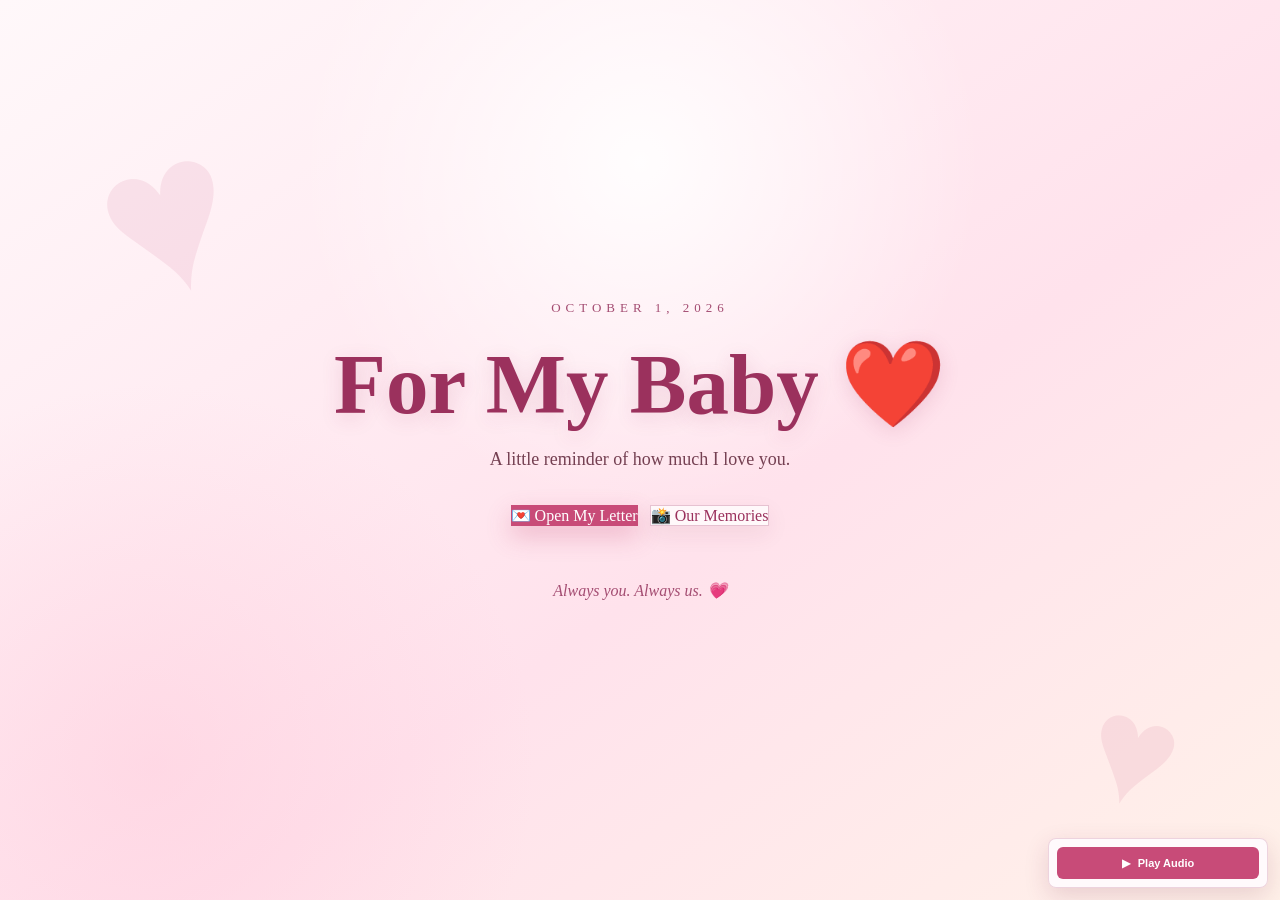
<file: index.html>
<!DOCTYPE html>
<html lang="en">
<head>
    <meta charset="UTF-8">
    <meta name="viewport" content="width=device-width, initial-scale=1.0">
    <title>For My Baby ❤️</title>
    <link rel="stylesheet" href="style.css">
</head>
<body class="slide-shell">
    <iframe class="slide-frame" name="slides" src="home.html" title="Our slides"></iframe>
    <div class="music-player">
        <button class="music-toggle" id="music-toggle" type="button" aria-label="Play music" aria-pressed="false">
            <span class="music-toggle-icon" aria-hidden="true">▶</span>
            <span class="music-toggle-label">Play Audio</span>
        </button>
        <audio id="background-audio" src="background-music.mp3" preload="auto"></audio>
    </div>
    <script>
        const audioPlayer = document.getElementById("background-audio");
        const musicToggle = document.getElementById("music-toggle");
        const musicToggleIcon = musicToggle.querySelector(".music-toggle-icon");
        const musicToggleLabel = musicToggle.querySelector(".music-toggle-label");

        function updateMusicButton(isPlaying) {
            musicToggleIcon.textContent = isPlaying ? "❚❚" : "▶";
            musicToggleLabel.textContent = isPlaying ? "Pause Audio" : "Play Audio";
            musicToggle.setAttribute("aria-label", isPlaying ? "Pause music" : "Play music");
            musicToggle.setAttribute("aria-pressed", String(isPlaying));
        }

        musicToggle.addEventListener("click", async () => {
            if (audioPlayer.paused) {
                try {
                    await audioPlayer.play();
                } catch {
                    updateMusicButton(false);
                }
            } else {
                audioPlayer.pause();
            }
        });

        audioPlayer.addEventListener("playing", () => updateMusicButton(true));
        audioPlayer.addEventListener("pause", () => updateMusicButton(false));
        audioPlayer.addEventListener("ended", () => updateMusicButton(false));
        audioPlayer.addEventListener("error", () => {
            musicToggleIcon.textContent = "!";
            musicToggleLabel.textContent = "Audio unavailable";
            musicToggle.setAttribute("aria-label", "Audio unavailable");
            musicToggle.setAttribute("aria-pressed", "false");
        });
    </script>
</body>
</html>
</file>
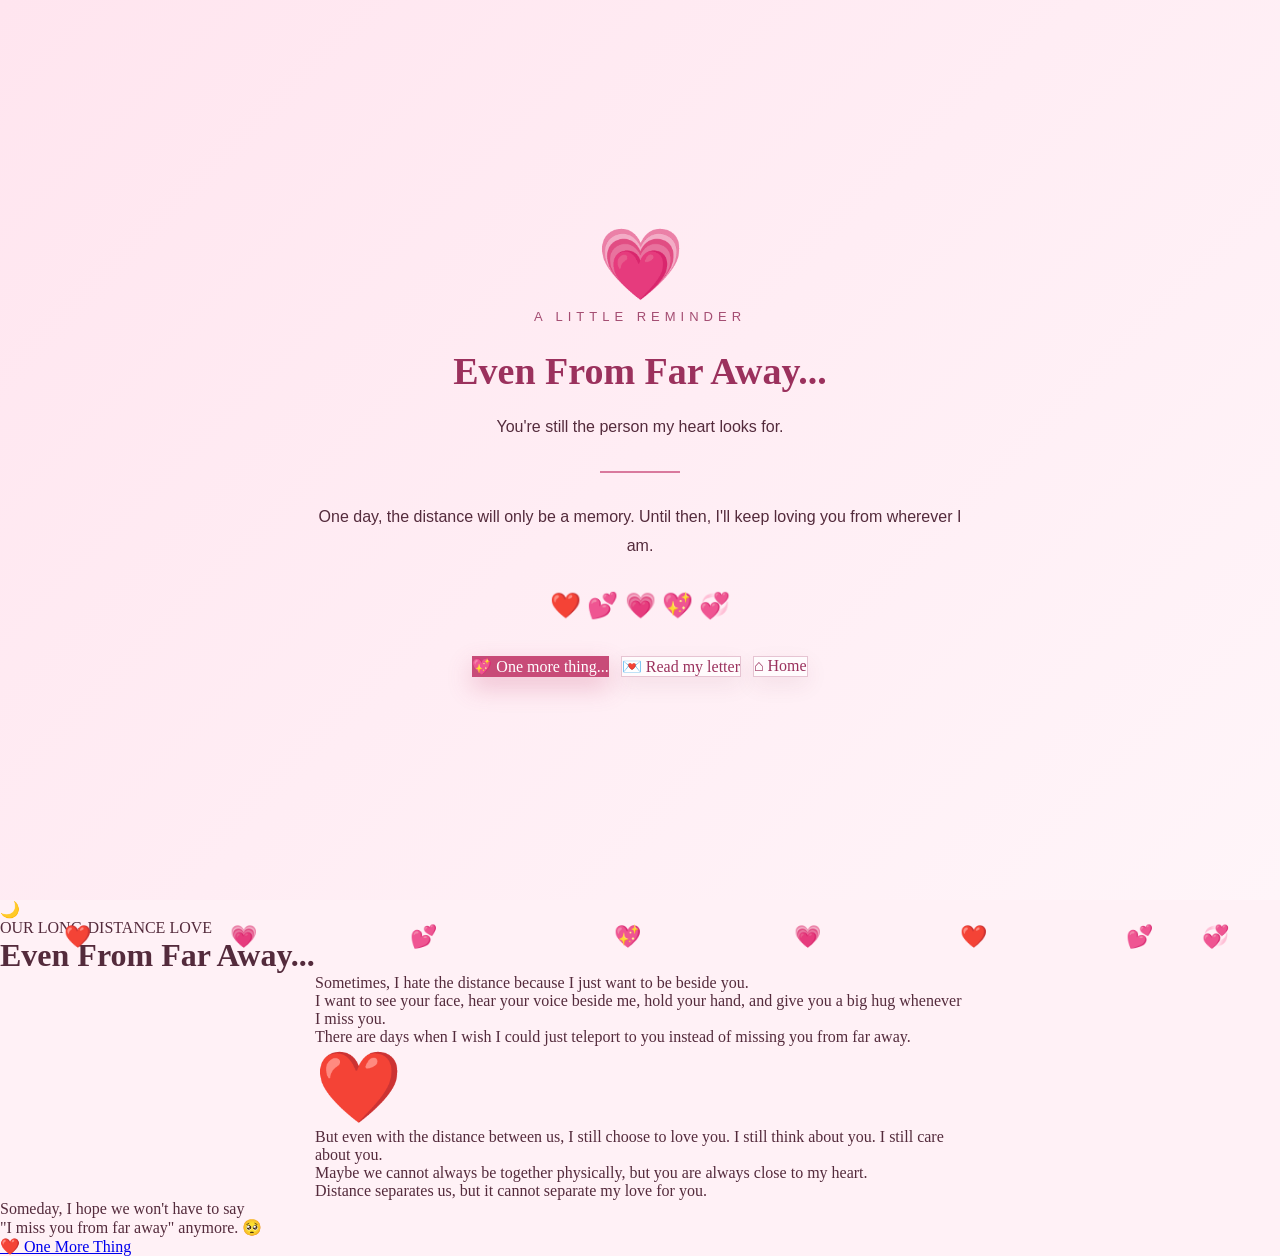
<file: distance.html>
<!DOCTYPE html>
<html lang="en">
<head>
    <meta charset="UTF-8">
    <meta name="viewport" content="width=device-width, initial-scale=1.0">
    <title>A Little Love Note ❤️</title>
    <link rel="stylesheet" href="style.css">
</head>
<body>
    <div class="hearts" aria-hidden="true">
        <span>❤️</span><span>💗</span><span>💕</span><span>💖</span>
        <span>💗</span><span>❤️</span><span>💕</span><span>💞</span>
    </div>

    <main class="distance">
        <section class="distance-card">
            <div class="big-heart">💗</div>
            <p class="small-text">A LITTLE REMINDER</p>
            <h1>Even From Far Away...</h1>
            <p>You're still the person my heart looks for.</p>
            <div class="line"></div>
            <p>One day, the distance will only be a memory. Until then, I'll keep loving you from wherever I am.</p>
            <div class="hearts-line">❤️ 💕 💗 💖 💞</div>

            <nav class="page-links" aria-label="More pages">
                <a class="button-primary" href="ending.html" target="slides">💖 One more thing...</a>
                <a class="button-secondary" href="letter.html" target="slides">💌 Read my letter</a>
                <a class="button-secondary" href="home.html" target="slides">⌂ Home</a>
            </nav>
        </section>
    </main>

    <audio id="bgMusic" loop>
</audio>

<button id="musicButton" class="music-button">
    🎵
</button>

<script>
const music = document.getElementById("bgMusic");
const musicButton = document.getElementById("musicButton");

const savedTime = localStorage.getItem("musicTime");
const musicPlaying = localStorage.getItem("musicPlaying");

if (savedTime) {
    music.currentTime = parseFloat(savedTime);
}

musicButton.addEventListener("click", async () => {
    if (music.paused) {
        await music.play();
        localStorage.setItem("musicPlaying", "true");
        musicButton.textContent = "🎵";
    } else {
        music.pause();
        localStorage.setItem("musicPlaying", "false");
        musicButton.textContent = "🔇";
    }
});

setInterval(() => {
    localStorage.setItem("musicTime", music.currentTime);
}, 500);

window.addEventListener("beforeunload", () => {
    localStorage.setItem("musicTime", music.currentTime);
});

if (musicPlaying === "true") {
    music.play().catch(() => {
        console.log("Waiting for user interaction.");
    });
}
</script>

<!DOCTYPE html>
<html lang="en">
<head>
    <meta charset="UTF-8">
    <meta name="viewport" content="width=device-width, initial-scale=1.0">
    <title>Even From Far Away 🌙</title>
    <link rel="stylesheet" href="style.css">
</head>

<body class="distance-page">

    <!-- FLOATING HEARTS -->
    <div class="floating-hearts">
        <span>❤️</span>
        <span>💗</span>
        <span>💕</span>
        <span>💖</span>
        <span>💗</span>
        <span>❤️</span>
        <span>💕</span>
        <span>💞</span>
    </div>

    <!-- MUSIC -->
    <audio id="bgMusic" loop>
    </audio>

    <button class="music-button" onclick="toggleMusic()" id="musicButton">
        🎵
    </button>

    <main class="distance-content">

        <div class="moon">🌙</div>

        <p class="date-text">OUR LONG-DISTANCE LOVE</p>

        <h1>Even From Far Away...</h1>

        <div class="distance-card">

            <p>
                Sometimes, I hate the distance because I just want to be
                beside you.
            </p>

            <p>
                I want to see your face, hear your voice beside me,
                hold your hand, and give you a big hug whenever I miss you.
            </p>

            <p>
                There are days when I wish I could just teleport to you
                instead of missing you from far away.
            </p>

            <div class="big-heart">
                ❤️
            </div>

            <p>
                But even with the distance between us, I still choose to
                love you. I still think about you. I still care about you.
            </p>

            <p>
                Maybe we cannot always be together physically,
                but you are always close to my heart.
            </p>

            <p class="strong-message">
                Distance separates us, but it cannot separate my love for you.
            </p>

        </div>

        <p class="future-message">
            Someday, I hope we won't have to say<br>
            "I miss you from far away" anymore. 🥺
        </p>

        <a href="ending.html" class="love-button">
            ❤️ One More Thing
        </a>

    </main>

</body>
</html>
</body>
</html>
</file>
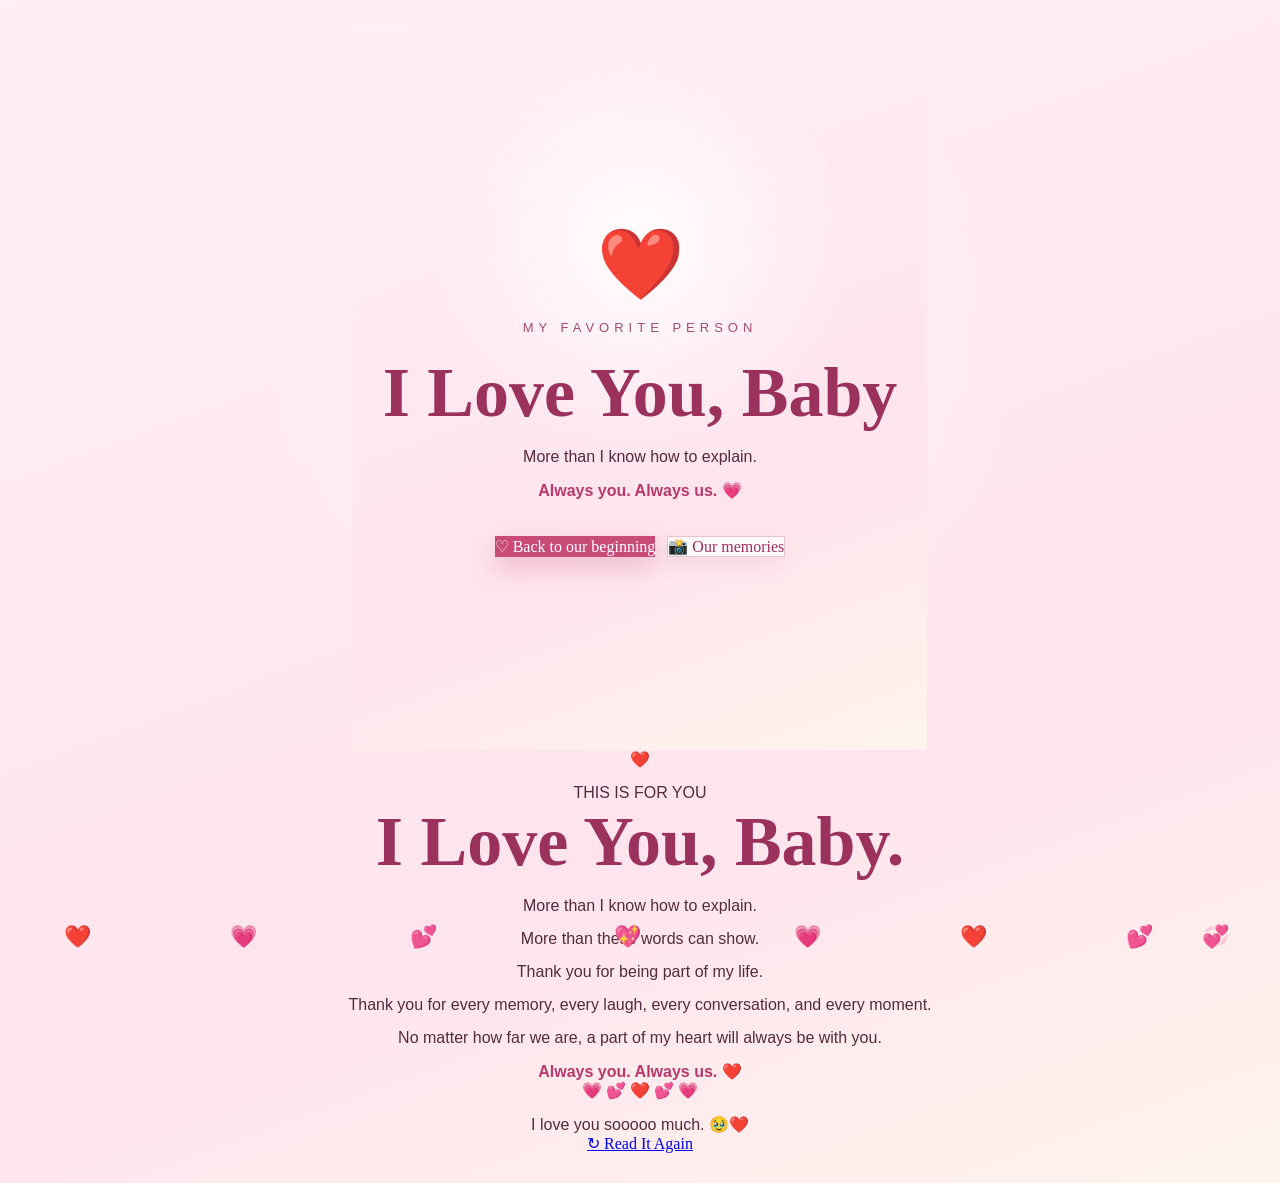
<file: ending.html>
<!DOCTYPE html>
<html lang="en">
<head>
    <meta charset="UTF-8">
    <meta name="viewport" content="width=device-width, initial-scale=1.0">
    <title>Always Us ❤️</title>
    <link rel="stylesheet" href="style.css">
</head>
<body>
    <div class="hearts" aria-hidden="true">
        <span>❤️</span><span>💗</span><span>💕</span><span>💖</span>
        <span>💗</span><span>❤️</span><span>💕</span><span>💞</span>
    </div>

    <main class="ending-page">
        <div class="big-heart">❤️</div>
        <p class="small-text">MY FAVORITE PERSON</p>
        <h1>I Love You, Baby</h1>
        <p>More than I know how to explain.</p>
        <p class="forever">Always you. Always us. 💗</p>

        <nav class="page-links" aria-label="More pages">
            <a class="button-primary" href="home.html" target="slides">♡ Back to our beginning</a>
            <a class="button-secondary" href="memories.html" target="slides">📸 Our memories</a>
        </nav>
    </main>

    <audio id="bgMusic" loop>
</audio>

<button id="musicButton" class="music-button">
    🎵
</button>

<script>
const music = document.getElementById("bgMusic");
const musicButton = document.getElementById("musicButton");

const savedTime = localStorage.getItem("musicTime");
const musicPlaying = localStorage.getItem("musicPlaying");

if (savedTime) {
    music.currentTime = parseFloat(savedTime);
}

musicButton.addEventListener("click", async () => {
    if (music.paused) {
        await music.play();
        localStorage.setItem("musicPlaying", "true");
        musicButton.textContent = "🎵";
    } else {
        music.pause();
        localStorage.setItem("musicPlaying", "false");
        musicButton.textContent = "🔇";
    }
});

setInterval(() => {
    localStorage.setItem("musicTime", music.currentTime);
}, 500);

window.addEventListener("beforeunload", () => {
    localStorage.setItem("musicTime", music.currentTime);
});

if (musicPlaying === "true") {
    music.play().catch(() => {
        console.log("Waiting for user interaction.");
    });
}
</script>

<!DOCTYPE html>
<html lang="en">
<head>
    <meta charset="UTF-8">
    <meta name="viewport" content="width=device-width, initial-scale=1.0">
    <title>Always You ❤️</title>
    <link rel="stylesheet" href="style.css">
</head>

<body class="ending-page">

    <!-- FLOATING HEARTS -->
    <div class="floating-hearts">
        <span>❤️</span>
        <span>💗</span>
        <span>💕</span>
        <span>💖</span>
        <span>💗</span>
        <span>❤️</span>
        <span>💕</span>
        <span>💞</span>
    </div>

    <!-- MUSIC -->
    <audio id="bgMusic" loop>
    </audio>

    <button class="music-button" onclick="toggleMusic()" id="musicButton">
        🎵
    </button>

    <main class="final-content">

        <div class="giant-heart">
            ❤️
        </div>

        <p class="date-text">
            THIS IS FOR YOU
        </p>

        <h1>I Love You, Baby.</h1>

        <p class="final-text">
            More than I know how to explain.
        </p>

        <p class="final-text">
            More than these words can show.
        </p>

        <div class="final-message">

            <p>
                Thank you for being part of my life.
            </p>

            <p>
                Thank you for every memory, every laugh,
                every conversation, and every moment.
            </p>

            <p>
                No matter how far we are,
                a part of my heart will always be with you.
            </p>

            <p class="forever">
                Always you. Always us. ❤️
            </p>

        </div>

        <div class="heart-row">
            💗 💕 ❤️ 💕 💗
        </div>

        <p class="last-line">
            I love you sooooo much. 🥹❤️
        </p>

        <a href="home.html" target="slides" class="back-button">
            ↻ Read It Again
        </a>

    </main>

</body>
</html>
</body>
</html>
</file>
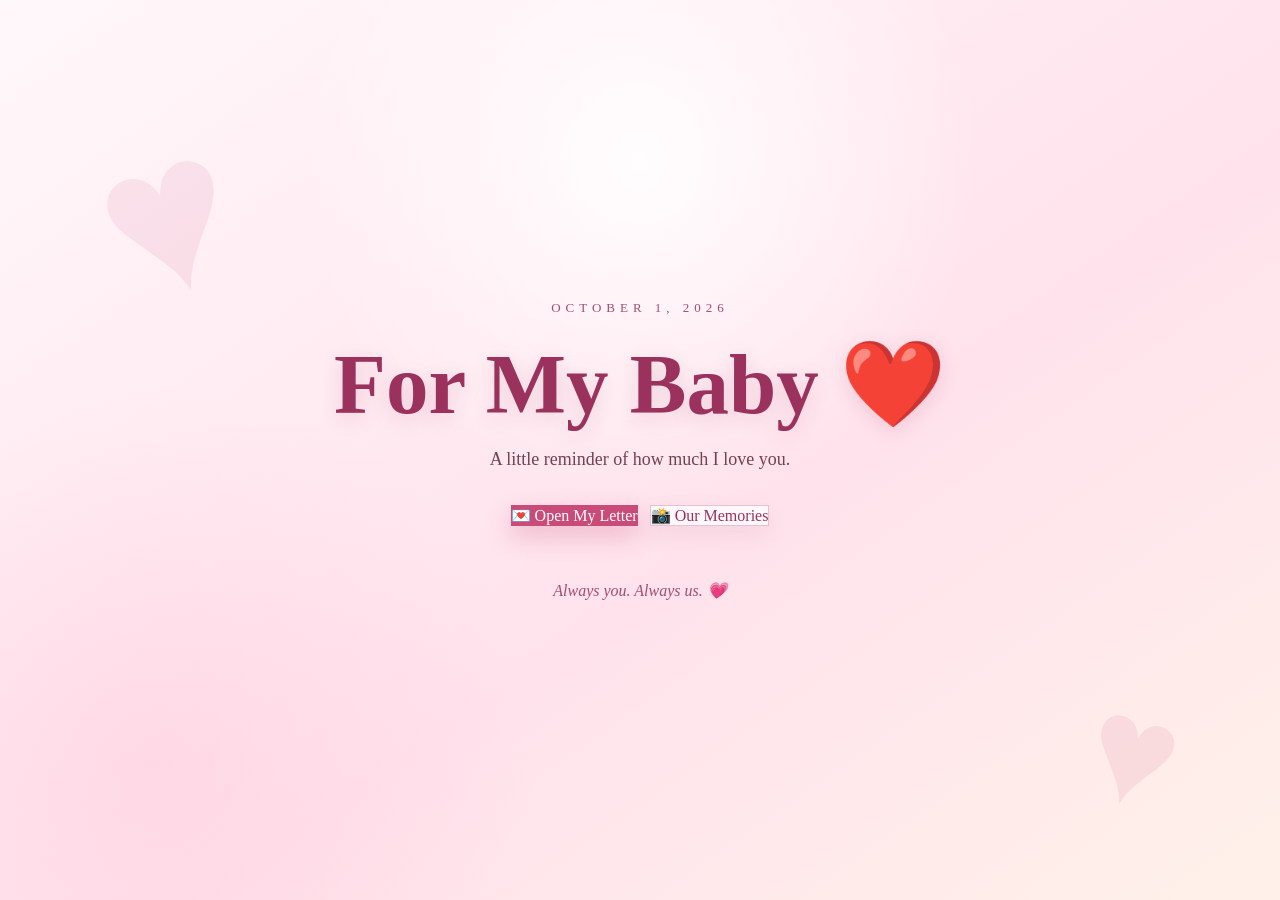
<file: home.html>
<!DOCTYPE html>
<html lang="en">
<head>
    <meta charset="UTF-8">
    <meta name="viewport" content="width=device-width, initial-scale=1.0">
    <title>For My Baby ❤️</title>
    <link rel="stylesheet" href="style.css">
</head>
<body>
    <div class="hearts" aria-hidden="true">
        <span>❤️</span><span>💗</span><span>💕</span><span>💖</span>
        <span>💗</span><span>❤️</span><span>💕</span><span>💞</span>
    </div>

    <main class="hero">
        <p class="small-text">OCTOBER 1, 2026</p>
        <h1>For My Baby ❤️</h1>
        <p class="subtitle">A little reminder of how much I love you.</p>

        <nav class="hero-actions" aria-label="Choose a page">
            <a class="button-primary" href="letter.html" target="slides">💌 Open My Letter</a>
            <a class="button-secondary" href="memories.html" target="slides">📸 Our Memories</a>
        </nav>

        <p class="home-note">Always you. Always us. 💗</p>
    </main>
</body>
</html>
</file>
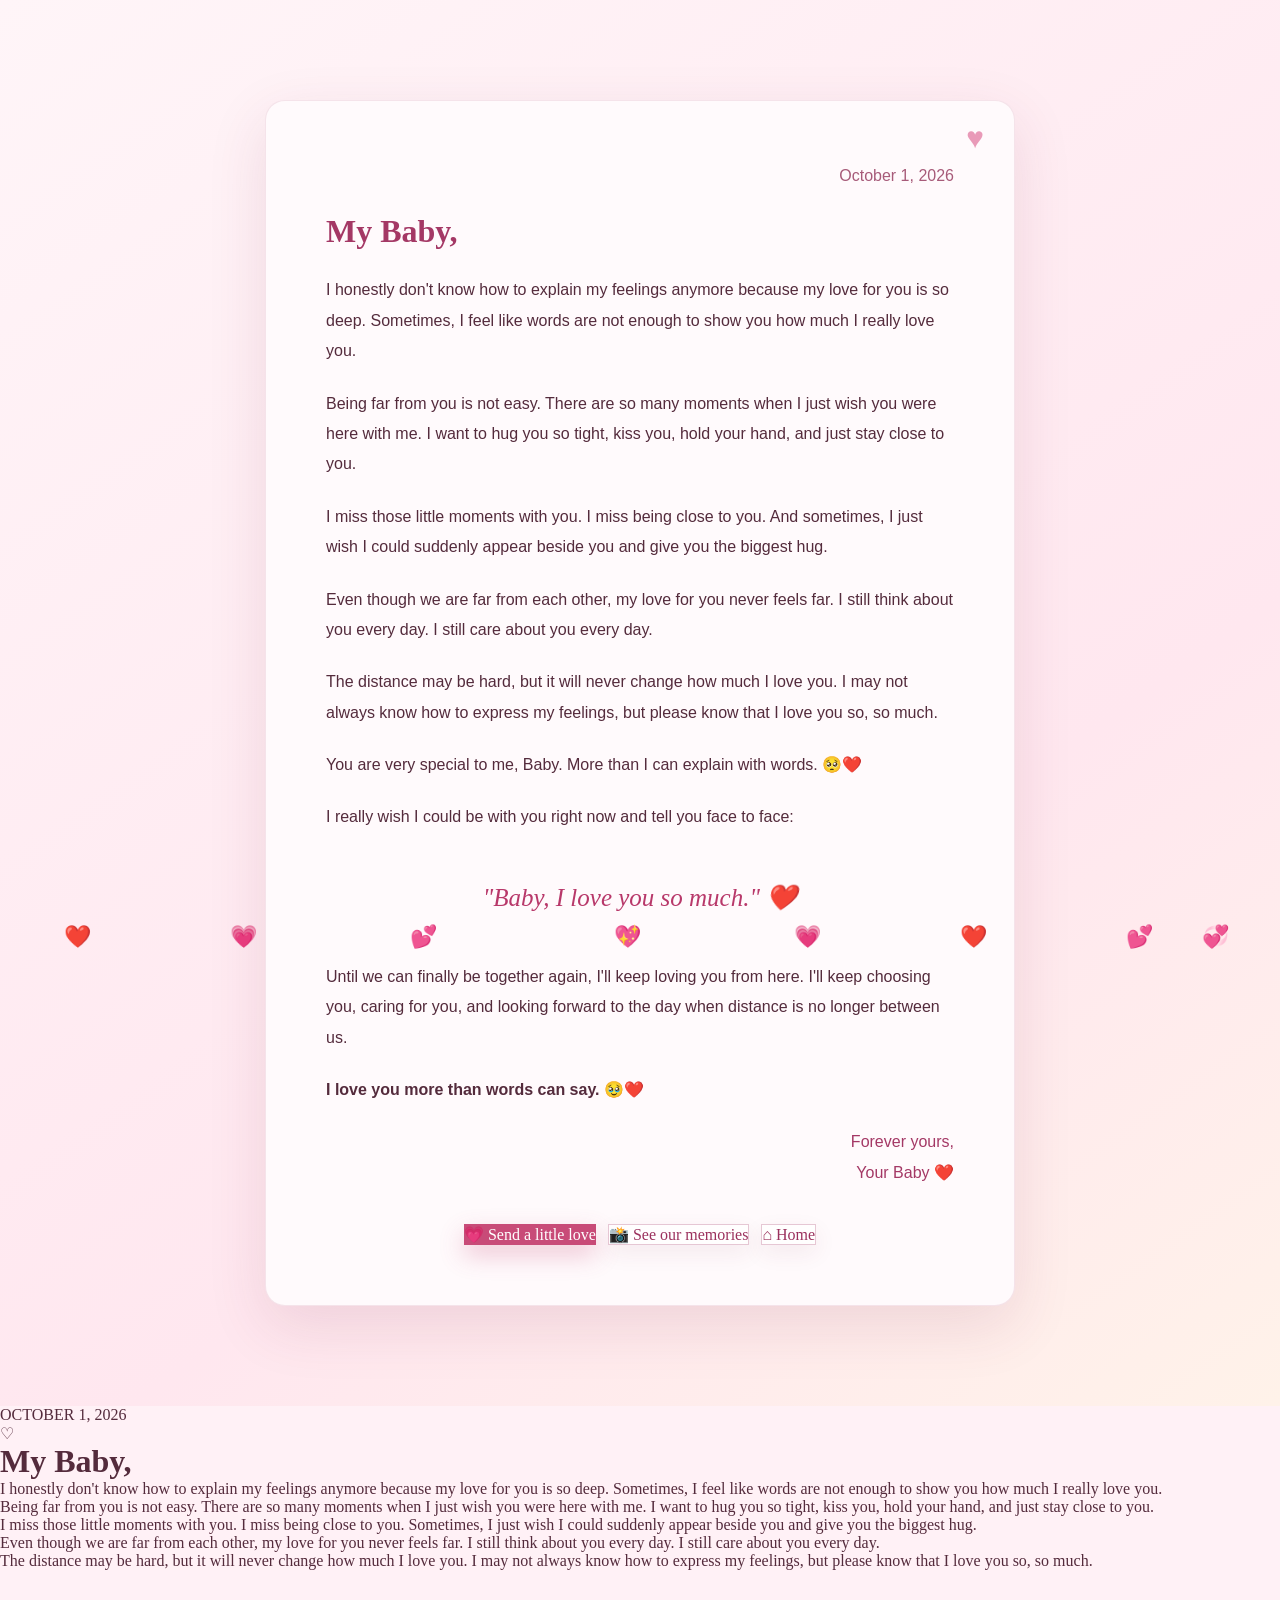
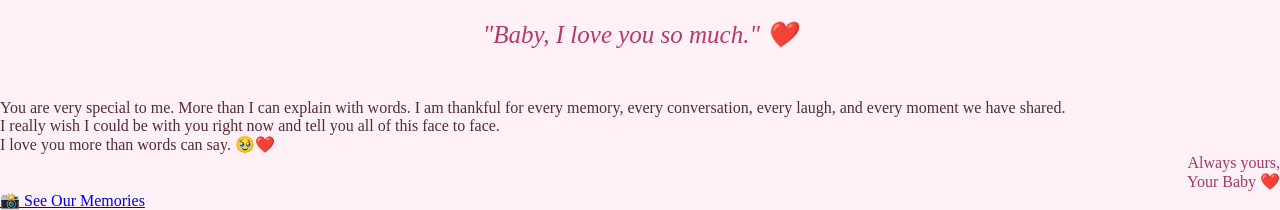
<file: letter.html>
<!DOCTYPE html>
<html lang="en">
<head>
    <meta charset="UTF-8">
    <meta name="viewport" content="width=device-width, initial-scale=1.0">
    <title>My Letter to You ❤️</title>
    <link rel="stylesheet" href="style.css">
</head>
<body>
    <div class="hearts" aria-hidden="true">
        <span>❤️</span><span>💗</span><span>💕</span><span>💖</span>
        <span>💗</span><span>❤️</span><span>💕</span><span>💞</span>
    </div>

    <main class="letter">
        <article class="paper">
            <p class="date">October 1, 2026</p>
            <h2>My Baby,</h2>

            <p>I honestly don't know how to explain my feelings anymore because my love for you is so deep. Sometimes, I feel like words are not enough to show you how much I really love you.</p>
            <p>Being far from you is not easy. There are so many moments when I just wish you were here with me. I want to hug you so tight, kiss you, hold your hand, and just stay close to you.</p>
            <p>I miss those little moments with you. I miss being close to you. And sometimes, I just wish I could suddenly appear beside you and give you the biggest hug.</p>
            <p>Even though we are far from each other, my love for you never feels far. I still think about you every day. I still care about you every day.</p>
            <p>The distance may be hard, but it will never change how much I love you. I may not always know how to express my feelings, but please know that I love you so, so much.</p>
            <p>You are very special to me, Baby. More than I can explain with words. 🥺❤️</p>
            <p>I really wish I could be with you right now and tell you face to face:</p>

            <div class="quote">"Baby, I love you so much." ❤️</div>

            <p>Until we can finally be together again, I'll keep loving you from here. I'll keep choosing you, caring for you, and looking forward to the day when distance is no longer between us.</p>
            <p class="ending">I love you more than words can say. 🥹❤️</p>
            <p class="signature">Forever yours,<br>Your Baby ❤️</p>

            <nav class="page-links" aria-label="More pages">
                <a class="button-primary" href="distance.html" target="slides">💗 Send a little love</a>
                <a class="button-secondary" href="memories.html" target="slides">📸 See our memories</a>
                <a class="button-secondary" href="home.html" target="slides">⌂ Home</a>
            </nav>
        </article>
    </main>

    <audio id="bgMusic" loop>
</audio>

<button id="musicButton" class="music-button">
    🎵
</button>

<script>
const music = document.getElementById("bgMusic");
const musicButton = document.getElementById("musicButton");

const savedTime = localStorage.getItem("musicTime");
const musicPlaying = localStorage.getItem("musicPlaying");

if (savedTime) {
    music.currentTime = parseFloat(savedTime);
}

musicButton.addEventListener("click", async () => {
    if (music.paused) {
        await music.play();
        localStorage.setItem("musicPlaying", "true");
        musicButton.textContent = "🎵";
    } else {
        music.pause();
        localStorage.setItem("musicPlaying", "false");
        musicButton.textContent = "🔇";
    }
});

setInterval(() => {
    localStorage.setItem("musicTime", music.currentTime);
}, 500);

window.addEventListener("beforeunload", () => {
    localStorage.setItem("musicTime", music.currentTime);
});

if (musicPlaying === "true") {
    music.play().catch(() => {
        console.log("Waiting for user interaction.");
    });
}
</script>

<!DOCTYPE html>
<html lang="en">
<head>
    <meta charset="UTF-8">
    <meta name="viewport" content="width=device-width, initial-scale=1.0">
    <title>My Letter For You 💌</title>
    <link rel="stylesheet" href="style.css">
</head>

<body>

    <!-- FLOATING HEARTS -->
    <div class="floating-hearts">
        <span>❤️</span>
        <span>💗</span>
        <span>💕</span>
        <span>💖</span>
        <span>💗</span>
        <span>❤️</span>
        <span>💕</span>
        <span>💞</span>
    </div>

    <!-- MUSIC -->
    <audio id="bgMusic" loop>
    </audio>

    <button class="music-button" onclick="toggleMusic()" id="musicButton">
        🎵
    </button>

    <!-- LETTER -->
    <main class="page-container">

        <p class="date-text">OCTOBER 1, 2026</p>

        <div class="letter-card">

            <div class="tiny-heart">♡</div>

            <h1>My Baby,</h1>

            <p>
                I honestly don't know how to explain my feelings anymore
                because my love for you is so deep. Sometimes, I feel like
                words are not enough to show you how much I really love you.
            </p>

            <p>
                Being far from you is not easy. There are so many moments
                when I just wish you were here with me. I want to hug you
                so tight, kiss you, hold your hand, and just stay close to you.
            </p>

            <p>
                I miss those little moments with you. I miss being close to
                you. Sometimes, I just wish I could suddenly appear beside
                you and give you the biggest hug.
            </p>

            <p>
                Even though we are far from each other, my love for you
                never feels far. I still think about you every day.
                I still care about you every day.
            </p>

            <p>
                The distance may be hard, but it will never change how much
                I love you. I may not always know how to express my feelings,
                but please know that I love you so, so much.
            </p>

            <div class="quote">
                "Baby, I love you so much." ❤️
            </div>

            <p>
                You are very special to me. More than I can explain with
                words. I am thankful for every memory, every conversation,
                every laugh, and every moment we have shared.
            </p>

            <p>
                I really wish I could be with you right now and tell you
                all of this face to face.
            </p>

            <p class="love-ending">
                I love you more than words can say. 🥹❤️
            </p>

            <p class="signature">
                Always yours,<br>
                Your Baby ❤️
            </p>

        </div>

        <a href="memories.html" class="love-button">
            📸 See Our Memories
        </a>

    </main>

</body>
</html>
</body>
</html>
</file>
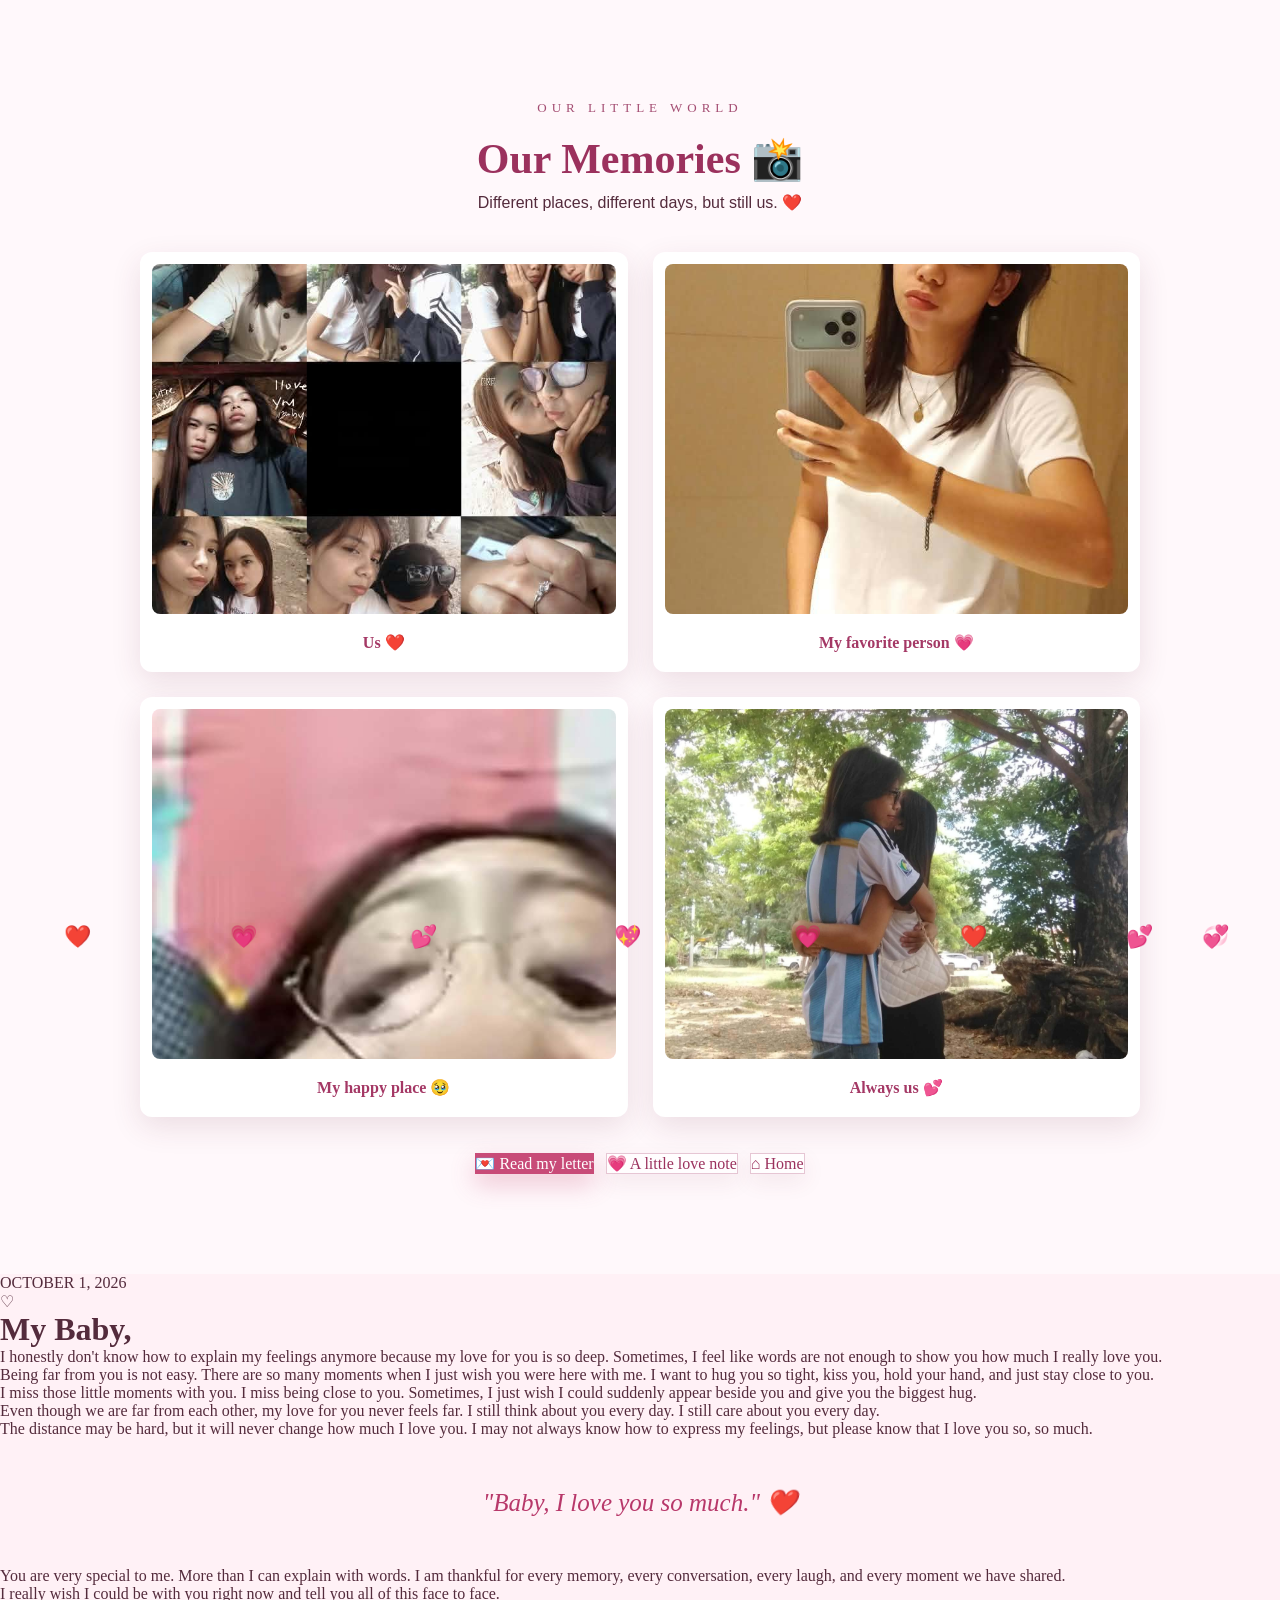
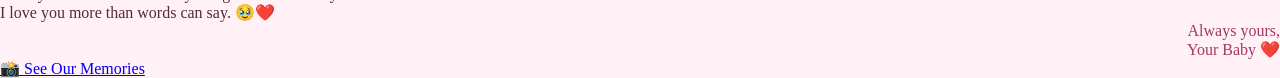
<file: memories.html>
<!DOCTYPE html>
<html lang="en">
<head>
    <meta charset="UTF-8">
    <meta name="viewport" content="width=device-width, initial-scale=1.0">
    <title>Our Memories ❤️</title>
    <link rel="stylesheet" href="style.css">
</head>
<body>
    <div class="hearts" aria-hidden="true">
        <span>❤️</span><span>💗</span><span>💕</span><span>💖</span>
        <span>💗</span><span>❤️</span><span>💕</span><span>💞</span>
    </div>

    <main class="memories">
        <p class="small-text">OUR LITTLE WORLD</p>
        <h1>Our Memories 📸</h1>
        <p class="memory-text">Different places, different days, but still us. ❤️</p>

        <div class="gallery">
            <div class="photo">
                <button class="photo-view" type="button" aria-label="View photo: Us" data-caption="Us ❤️">
                    <img src="f45a0f33-6721-474c-8d73-1665b9144b93.jpg" alt="Our memory">
                </button>
                <span class="photo-placeholder" aria-hidden="true" hidden>♡<small>A little piece of us</small></span>
                <span>Us ❤️</span>
            </div>
            <div class="photo">
                <button class="photo-view" type="button" aria-label="View photo: My favorite person" data-caption="My favorite person 💗">
                    <img src="2babba98-69b6-4b0b-8e13-4343523f0bb8.jpg" alt="Our memory">
                </button>
                <span class="photo-placeholder" aria-hidden="true" hidden>♡<small>My favorite moment</small></span>
                <span>My favorite person 💗</span>
            </div>
            <div class="photo">
                <button class="photo-view" type="button" aria-label="View photo: My happy place" data-caption="My happy place 🥹">
                    <img src="f2f4e388-74cc-43ec-a702-1cacf27a7a13.jpg" alt="Our memory">
                </button>
                <span class="photo-placeholder" aria-hidden="true" hidden>♡<small>My happy place</small></span>
                <span>My happy place 🥹</span>
            </div>
            <div class="photo">
                <button class="photo-view" type="button" aria-label="View photo: Always us" data-caption="Always us 💕">
                    <img src="6d114da7-c4dc-4622-9747-cdec7e1051fc.jpg" alt="Our memory">
                </button>
                <span class="photo-placeholder" aria-hidden="true" hidden>♡<small>Always us</small></span>
                <span>Always us 💕</span>
            </div>
        </div>

        <nav class="page-links" aria-label="More pages">
            <a class="button-primary" href="letter.html" target="slides">💌 Read my letter</a>
            <a class="button-secondary" href="distance.html" target="slides">💗 A little love note</a>
            <a class="button-secondary" href="home.html" target="slides">⌂ Home</a>
        </nav>
    </main>

    <dialog class="photo-viewer" id="photo-viewer" aria-labelledby="photo-caption">
        <div class="photo-viewer-heading">
            <p id="photo-caption"></p>
            <button class="photo-viewer-close" type="button" aria-label="Close photo">×</button>
        </div>
        <img class="photo-viewer-image" alt="">
    </dialog>

    <script>
        const viewer = document.getElementById("photo-viewer");
        const viewerImage = viewer.querySelector(".photo-viewer-image");
        const viewerCaption = document.getElementById("photo-caption");

        document.querySelectorAll(".photo-view").forEach((button) => {
            const image = button.querySelector("img");

            button.addEventListener("click", () => {
                viewerImage.src = image.currentSrc || image.src;
                viewerImage.alt = image.alt;
                viewerCaption.textContent = button.dataset.caption;
                viewer.showModal();
            });

            image.addEventListener("error", () => {
                button.hidden = true;
                button.nextElementSibling.hidden = false;
            });
        });

        viewer.querySelector(".photo-viewer-close").addEventListener("click", () => viewer.close());
        viewer.addEventListener("click", (event) => {
            if (event.target === viewer) viewer.close();
        });
    </script>

    <audio id="bgMusic" loop>
</audio>

<button id="musicButton" class="music-button">
    🎵
</button>

<script>
const music = document.getElementById("bgMusic");
const musicButton = document.getElementById("musicButton");

const savedTime = localStorage.getItem("musicTime");
const musicPlaying = localStorage.getItem("musicPlaying");

if (savedTime) {
    music.currentTime = parseFloat(savedTime);
}

musicButton.addEventListener("click", async () => {
    if (music.paused) {
        await music.play();
        localStorage.setItem("musicPlaying", "true");
        musicButton.textContent = "🎵";
    } else {
        music.pause();
        localStorage.setItem("musicPlaying", "false");
        musicButton.textContent = "🔇";
    }
});

setInterval(() => {
    localStorage.setItem("musicTime", music.currentTime);
}, 500);

window.addEventListener("beforeunload", () => {
    localStorage.setItem("musicTime", music.currentTime);
});

if (musicPlaying === "true") {
    music.play().catch(() => {
        console.log("Waiting for user interaction.");
    });
}
</script>

<!DOCTYPE html>
<html lang="en">
<head>
    <meta charset="UTF-8">
    <meta name="viewport" content="width=device-width, initial-scale=1.0">
    <title>My Letter For You 💌</title>
    <link rel="stylesheet" href="style.css">
</head>

<body>

    <!-- FLOATING HEARTS -->
    <div class="floating-hearts">
        <span>❤️</span>
        <span>💗</span>
        <span>💕</span>
        <span>💖</span>
        <span>💗</span>
        <span>❤️</span>
        <span>💕</span>
        <span>💞</span>
    </div>

    <!-- MUSIC -->
    <audio id="bgMusic" loop>
    </audio>

    <button class="music-button" onclick="toggleMusic()" id="musicButton">
        🎵
    </button>

    <!-- LETTER -->
    <main class="page-container">

        <p class="date-text">OCTOBER 1, 2026</p>

        <div class="letter-card">

            <div class="tiny-heart">♡</div>

            <h1>My Baby,</h1>

            <p>
                I honestly don't know how to explain my feelings anymore
                because my love for you is so deep. Sometimes, I feel like
                words are not enough to show you how much I really love you.
            </p>

            <p>
                Being far from you is not easy. There are so many moments
                when I just wish you were here with me. I want to hug you
                so tight, kiss you, hold your hand, and just stay close to you.
            </p>

            <p>
                I miss those little moments with you. I miss being close to
                you. Sometimes, I just wish I could suddenly appear beside
                you and give you the biggest hug.
            </p>

            <p>
                Even though we are far from each other, my love for you
                never feels far. I still think about you every day.
                I still care about you every day.
            </p>

            <p>
                The distance may be hard, but it will never change how much
                I love you. I may not always know how to express my feelings,
                but please know that I love you so, so much.
            </p>

            <div class="quote">
                "Baby, I love you so much." ❤️
            </div>

            <p>
                You are very special to me. More than I can explain with
                words. I am thankful for every memory, every conversation,
                every laugh, and every moment we have shared.
            </p>

            <p>
                I really wish I could be with you right now and tell you
                all of this face to face.
            </p>

            <p class="love-ending">
                I love you more than words can say. 🥹❤️
            </p>

            <p class="signature">
                Always yours,<br>
                Your Baby ❤️
            </p>

        </div>

        <a href="memories.html" class="love-button">
            📸 See Our Memories
        </a>

    </main>

</body>
</html>
</body>
</html>
</file>
<file: style.css>
* {
    margin: 0;
    padding: 0;
    box-sizing: border-box;
}

html {
    scroll-behavior: smooth;
}

body {
    font-family: "Georgia", serif;
    background: #fff0f6;
    color: #4a2635;
    overflow-x: hidden;
}

.slide-shell {
    min-height: 100vh;
    overflow: hidden;
}

.slide-frame {
    display: block;
    width: 100%;
    height: 100vh;
    border: 0;
}

.music-player {
    position: fixed;
    right: 12px;
    bottom: 12px;
    z-index: 30;
    display: grid;
    gap: 6px;
    width: 220px;
    max-width: calc(100vw - 24px);
    padding: 8px;
    border: 1px solid rgba(164, 56, 101, 0.2);
    border-radius: 8px;
    background: rgba(255, 250, 252, 0.96);
    box-shadow: 0 8px 24px rgba(120, 40, 70, 0.16);
}

.music-player span {
    color: #9b315d;
    font-family: Arial, sans-serif;
    font-size: 11px;
    font-weight: bold;
}

.music-toggle {
    display: flex;
    align-items: center;
    justify-content: center;
    gap: 8px;
    width: 100%;
    min-height: 32px;
    padding: 6px 10px;
    border-radius: 6px;
    background: #c84b78;
    color: white;
    font-size: 12px;
    text-decoration: none;
}

.music-toggle span {
    color: inherit;
}

.music-toggle:hover {
    background: #ae3867;
}

.music-toggle:focus-visible {
    outline: 3px solid #8e3155;
    outline-offset: 3px;
}

audio#bgMusic,
.music-button {
    display: none !important;
}

/* HERO */

.hero {
    min-height: 100vh;
    display: flex;
    flex-direction: column;
    justify-content: center;
    align-items: center;
    text-align: center;
    padding: 30px;
    background:
        radial-gradient(circle at 50% 18%, rgba(255, 255, 255, 0.9), transparent 35%),
        radial-gradient(circle at 12% 85%, rgba(255, 192, 211, 0.35), transparent 28%),
        linear-gradient(145deg, #fff8fa, #ffe2ec 58%, #fff1e9);
    position: relative;
    isolation: isolate;
}

.hero::before,
.hero::after {
    content: "♥";
    position: absolute;
    z-index: -1;
    color: rgba(197, 68, 113, 0.1);
    font-size: clamp(100px, 18vw, 220px);
    line-height: 1;
}

.hero::before {
    top: 12%;
    left: 8%;
    transform: rotate(-18deg);
}

.hero::after {
    right: 8%;
    bottom: 8%;
    font-size: clamp(70px, 12vw, 150px);
    transform: rotate(16deg);
}

.small-text {
    letter-spacing: 5px;
    font-size: 13px;
    color: #a44d72;
    margin-bottom: 18px;
}

.hero h1 {
    font-size: clamp(45px, 10vw, 85px);
    color: #9b315d;
    text-shadow: 0 5px 20px rgba(155, 49, 93, 0.15);
    text-wrap: balance;
}

.subtitle {
    margin-top: 15px;
    font-size: 18px;
    color: #754052;
}

.hero-actions {
    display: flex;
    flex-wrap: wrap;
    justify-content: center;
    gap: 12px;
    margin-top: 35px;
}

.home-note {
    margin-top: 55px;
    color: #a44d72;
    font-style: italic;
}

button {
    border: none;
    min-height: 52px;
    padding: 14px 24px;
    border-radius: 50px;
    font-family: inherit;
    font-size: 16px;
    font-weight: bold;
    cursor: pointer;
    transition: transform 180ms ease, box-shadow 180ms ease, background 180ms ease;
}

.button-primary,
.button-secondary {
    display: inline-flex;
    align-items: center;
    justify-content: center;
    text-align: center;
    text-decoration: none;
}

.button-primary {
    background: #c84b78;
    color: white;
    box-shadow: 0 10px 25px rgba(200, 75, 120, 0.3);
}

.button-secondary {
    border: 1px solid rgba(164, 56, 101, 0.28);
    background: rgba(255, 255, 255, 0.76);
    color: #9b315d;
    box-shadow: 0 8px 22px rgba(120, 40, 70, 0.08);
}

button:hover {
    transform: translateY(-3px);
}

.button-primary:hover {
    background: #ae3867;
    box-shadow: 0 13px 28px rgba(200, 75, 120, 0.36);
}

button:focus-visible {
    outline: 3px solid #8e3155;
    outline-offset: 4px;
}


/* LETTER */

.letter {
    min-height: 100vh;
    padding: 100px 20px;
    display: flex;
    justify-content: center;
    align-items: center;
    background: linear-gradient(145deg, #fff5f8, #ffe7ef 65%, #fff2e9);
}

.paper {
    max-width: 750px;
    background: #fffafc;
    padding: 60px;
    border: 1px solid rgba(192, 105, 139, 0.16);
    border-radius: 20px;
    box-shadow: 0 20px 60px rgba(120, 40, 70, 0.12);
    position: relative;
}

.paper::before {
    content: "♥";
    position: absolute;
    top: 20px;
    right: 30px;
    color: #e99ab8;
    font-size: 30px;
}

.date {
    text-align: right;
    color: #a75b79;
    margin-bottom: 35px;
}

.paper h2 {
    font-size: 32px;
    margin-bottom: 25px;
    color: #a43865;
}

.paper p {
    font-family: Arial, sans-serif;
    line-height: 1.9;
    margin-bottom: 22px;
    font-size: 16px;
}

.quote {
    text-align: center;
    font-size: 25px;
    font-style: italic;
    color: #b8386a;
    padding: 25px;
    margin: 25px 0;
}

.ending {
    font-weight: bold;
}

.signature {
    text-align: right;
    color: #a43865;
}

.letter-action {
    padding-top: 18px;
    border-top: 1px dashed rgba(164, 56, 101, 0.28);
    text-align: center;
}

.love-message {
    min-height: 1.5em;
    margin: 14px 0 0 !important;
    color: #a43865;
    font-family: Georgia, serif !important;
    font-style: italic;
}


/* MEMORIES */

.memories {
    min-height: 100vh;
    padding: 100px 20px;
    text-align: center;
    background: #fff8fb;
}

.memories h1,
.memories h2 {
    font-size: 42px;
    color: #9b315d;
    margin-bottom: 10px;
}

.memory-text {
    font-family: Arial, sans-serif;
    margin-bottom: 40px;
}

.gallery {
    max-width: 1000px;
    margin: auto;
    display: grid;
    grid-template-columns: repeat(2, 1fr);
    gap: 25px;
}

.photo {
    background: white;
    padding: 12px;
    border-radius: 12px;
    box-shadow: 0 10px 30px rgba(100, 30, 60, 0.12);
    transition: 0.3s;
}

.photo:hover {
    transform: rotate(-2deg) scale(1.02);
}

.photo img {
    width: 100%;
    height: 350px;
    object-fit: cover;
    border-radius: 8px;
}

.photo-view {
    display: block;
    width: 100%;
    min-height: 0;
    padding: 0;
    border: 0;
    border-radius: 8px;
    background: transparent;
    box-shadow: none;
    cursor: zoom-in;
}

.photo-view:hover {
    transform: none;
    box-shadow: none;
}

.photo-view:focus-visible {
    outline-offset: 5px;
}

.photo-viewer {
    width: min(94vw, 1200px);
    max-width: none;
    max-height: 94vh;
    margin: auto;
    padding: 16px;
    overflow: auto;
    border: 1px solid rgba(255, 255, 255, 0.35);
    border-radius: 12px;
    background: #fff8fb;
    box-shadow: 0 24px 80px rgba(26, 13, 19, 0.35);
}

.photo-viewer::backdrop {
    background: rgba(34, 17, 25, 0.84);
    backdrop-filter: blur(5px);
}

.photo-viewer-heading {
    display: flex;
    align-items: center;
    justify-content: space-between;
    gap: 16px;
    margin-bottom: 12px;
}

.photo-viewer-heading p {
    color: #9b315d;
    font-weight: bold;
}

.photo-viewer-close {
    display: grid;
    width: 40px;
    min-height: 40px;
    padding: 0;
    place-items: center;
    border-radius: 50%;
    background: #f9e1ea;
    color: #79324f;
    font-size: 28px;
    line-height: 1;
}

.photo-viewer-image {
    display: block;
    width: auto;
    height: auto;
    max-width: 100%;
    max-height: calc(94vh - 100px);
    margin: 0 auto;
    object-fit: contain;
}

.photo .photo-placeholder {
    height: 350px;
    display: flex;
    flex-direction: column;
    align-items: center;
    justify-content: center;
    gap: 8px;
    border-radius: 8px;
    background:
        radial-gradient(circle at 25% 25%, rgba(255, 255, 255, 0.9), transparent 35%),
        linear-gradient(145deg, #ffe6ee, #f8c5d5 58%, #fce9dc);
    color: #b74470;
    font-size: 82px;
}

.photo:nth-child(2) .photo-placeholder {
    background: linear-gradient(145deg, #fff1e5, #f8d1ca 58%, #ffe8ee);
}

.photo:nth-child(3) .photo-placeholder {
    background: linear-gradient(145deg, #ffeaf0, #f6c9dc 58%, #fff1e5);
}

.photo:nth-child(4) .photo-placeholder {
    background: linear-gradient(145deg, #fff0e8, #f6d2d8 58%, #fbe4ef);
}

.photo-placeholder[hidden] {
    display: none;
}

.photo-placeholder small {
    color: #754052;
    font-size: 14px;
    font-style: italic;
}

.photo span {
    display: block;
    padding: 15px 5px 8px;
    color: #a43865;
    font-weight: bold;
}


/* DISTANCE */

.distance {
    min-height: 100vh;
    padding: 100px 20px;
    text-align: center;
    background: linear-gradient(135deg, #ffe5ef, #fff5f9);
    display: flex;
    align-items: center;
    justify-content: center;
}

.distance-card {
    max-width: 650px;
    margin: auto;
}

.big-heart {
    font-size: 70px;
    animation: heartbeat 1.5s infinite;
}

.distance h1,
.distance h2 {
    font-size: 38px;
    color: #9b315d;
    margin: 20px 0;
}

.distance p {
    font-family: Arial, sans-serif;
    line-height: 1.8;
}

.line {
    width: 80px;
    height: 2px;
    background: #d9799d;
    margin: 30px auto;
}

.hearts-line {
    font-size: 25px;
    margin-top: 30px;
}

.page-links {
    width: 100%;
    max-width: 430px;
    display: flex;
    flex-wrap: wrap;
    justify-content: center;
    gap: 12px;
    margin: 36px auto 0;
}


/* END */

.ending-page {
    min-height: 80vh;
    display: flex;
    flex-direction: column;
    justify-content: center;
    align-items: center;
    text-align: center;
    padding: 30px;
    background:
        radial-gradient(circle at 50% 30%, rgba(255, 255, 255, 0.9), transparent 36%),
        linear-gradient(160deg, #fff0f6, #ffe4ed 65%, #fff4ed);
}

.ending-page h1 {
    font-size: clamp(40px, 8vw, 70px);
    color: #9b315d;
}

.ending-page p {
    font-family: Arial, sans-serif;
    margin-top: 15px;
}

.forever {
    color: #b8386a;
    font-weight: bold;
}

.ending-page button {
    margin-top: 28px;
}


/* FLOATING HEARTS */

.hearts span {
    position: fixed;
    bottom: -50px;
    font-size: 22px;
    animation: float 8s linear infinite;
    z-index: 10;
    pointer-events: none;
}

.hearts span:nth-child(1) { left: 5%; animation-delay: 0s; }
.hearts span:nth-child(2) { left: 18%; animation-delay: 2s; }
.hearts span:nth-child(3) { left: 32%; animation-delay: 4s; }
.hearts span:nth-child(4) { left: 48%; animation-delay: 1s; }
.hearts span:nth-child(5) { left: 62%; animation-delay: 3s; }
.hearts span:nth-child(6) { left: 75%; animation-delay: 5s; }
.hearts span:nth-child(7) { left: 88%; animation-delay: 2s; }
.hearts span:nth-child(8) { right: 4%; animation-delay: 6s; }


@keyframes float {

    0% {
        transform: translateY(0) rotate(0);
        opacity: 0;
    }

    20% {
        opacity: 1;
    }

    100% {
        transform: translateY(-110vh) rotate(360deg);
        opacity: 0;
    }

}


@keyframes heartbeat {

    0%, 100% {
        transform: scale(1);
    }

    50% {
        transform: scale(1.18);
    }

}


/* CLICK HEART */

.click-heart {
    position: fixed;
    pointer-events: none;
    font-size: 25px;
    animation: clickHeart 1.2s forwards;
    z-index: 999;
}

@keyframes clickHeart {

    0% {
        transform: translate(-50%, -50%) scale(0.5);
        opacity: 1;
    }

    100% {
        transform: translate(-50%, -150px) scale(1.5);
        opacity: 0;
    }

}


/* MOBILE */

@media (max-width: 600px) {

    .paper {
        padding: 35px 25px;
    }

    .hero-actions {
        width: 100%;
        max-width: 340px;
    }

    .hero-actions > *,
    .page-links > * {
        width: 100%;
    }

    .gallery {
        grid-template-columns: 1fr;
    }

    .photo img {
        height: 300px;
    }

    .memories h1,
    .memories h2 {
        font-size: 35px;
    }

}

@media (prefers-reduced-motion: reduce) {
    *,
    *::before,
    *::after {
        scroll-behavior: auto !important;
        animation-duration: 0.01ms !important;
        animation-iteration-count: 1 !important;
        transition-duration: 0.01ms !important;
    }
}

* {
    margin: 0;
    padding: 0;
    box-sizing: border-box;
}

html {
    scroll-behavior: smooth;
}

body {
    font-family: Georgia, "Times New Roman", serif;
    color: #542b3c;
    background: #fff1f6;
    min-height: 100vh;
    overflow-x: hidden;
}


/* =========================
   FLOATING HEARTS
========================= */

.floating-hearts span {
    position: fixed;
    bottom: -50px;
    font-size: 22px;
    pointer-events: none;
    z-index: 5;
    animation: floatHeart 9s linear infinite;
    opacity: 0;
}

.floating-hearts span:nth-child(1) {
    left: 5%;
    animation-delay: 0s;
}

.floating-hearts span:nth-child(2) {
    left: 17%;
    animation-delay: 2s;
}

.floating-hearts span:nth-child(3) {
    left: 30%;
    animation-delay: 4s;
}

.floating-hearts span:nth-child(4) {
    left: 43%;
    animation-delay: 1s;
}

.floating-hearts span:nth-child(5) {
    left: 58%;
    animation-delay: 5s;
}

.floating-hearts span:nth-child(6) {
    left: 70%;
    animation-delay: 3s;
}

.floating-hearts span:nth-child(7) {
    left: 83%;
    animation-delay: 6s;
}

.floating-hearts span:nth-child(😎 {
    left: 94%;
    animation-delay: 2s;
}

@keyframes floatHeart {

    0% {
        transform: translateY(0) rotate(0deg);
        opacity: 0;
    }

    15% {
        opacity: 0.8;
    }

    100% {
        transform: translateY(-110vh) rotate(360deg);
        opacity: 0;
    }
}


/* =========================
   MUSIC BUTTON
========================= */

.music-button {
    position: fixed;
    top: 20px;
    right: 20px;

    width: 50px;
    height: 50px;

    border: none;
    border-radius: 50%;

    background: #c94c7c;
    color: white;

    font-size: 20px;

    cursor: pointer;

    z-index: 100;

    box-shadow: 0 8px 25px rgba(130, 40, 75, 0.25);

    transition: 0.3s;
}

.music-button:hover {
    transform: scale(1.1);
}


/* =========================
   GENERAL
========================= */

.date-text {
    letter-spacing: 5px;
    font-family: Arial, sans-serif;
    font-size: 12px;
    color: #a45170;
    margin-bottom: 20px;
}

.love-button,
.back-button {
    display: inline-block;

    text-decoration: none;

    padding: 16px 30px;

    border-radius: 50px;

    background: #c94c7c;
    color: white;

    font-family: Arial, sans-serif;
    font-size: 15px;

    box-shadow: 0 10px 25px rgba(170, 55, 95, 0.25);

    transition: 0.3s;

    margin-top: 30px;
}

.love-button:hover,
.back-button:hover {
    transform: translateY(-4px) scale(1.03);
    background: #b63e6c;
}


/* =========================
   PAGE 1
========================= */

.home-page {
    background:
        radial-gradient(circle at 50% 10%, #ffd8e8, transparent 35%),
        linear-gradient(135deg, #fff8fb, #ffe5ef);
}

.hero {
    min-height: 100vh;

    display: flex;
    flex-direction: column;

    justify-content: center;
    align-items: center;

    text-align: center;

    padding: 30px;

    position: relative;
}

.heart-logo {
    font-size: 90px;
    color: #c94c7c;

    animation: pulse 2s infinite;

    margin-bottom: 5px;
}

.hero h1 {
    font-size: clamp(50px, 11vw, 95px);
    color: #9c315d;
    margin-bottom: 15px;
}

.subtitle {
    font-size: 20px;
    margin-bottom: 20px;
}

.small-message {
    font-family: Arial, sans-serif;
    line-height: 1.7;
    color: #805066;
}

@keyframes pulse {

    0%, 100% {
        transform: scale(1);
    }

    50% {
        transform: scale(1.12);
    }
}


/* =========================
   PAGE 2
========================= */

.page-container {
    min-height: 100vh;

    display: flex;
    flex-direction: column;

    align-items: center;

    padding: 90px 20px;
}

.letter-card {
    width: 100%;
    max-width: 760px;

    background: rgba(255, 252, 253, 0.95);

    padding: 55px;

    border-radius: 25px;

    box-shadow:
        0 20px 60px rgba(100, 35, 60, 0.12);

    position: relative;
}

.tiny-heart {
    position: absolute;
    right: 30px;
    top: 20px;

    font-size: 35px;
    color: #d77c9d;
}

.letter-card h1 {
    color: #9c315d;
    font-size: 38px;
    margin-bottom: 30px;
}

.letter-card p {
    font-family: Arial, sans-serif;
    font-size: 16px;
    line-height: 1.9;
    margin-bottom: 22px;
}

.quote {
    text-align: center;

    color: #b33668;

    font-size: 25px;

    font-style: italic;

    padding: 25px 10px;

    margin: 20px 0;
}

.love-ending {
    font-weight: bold;
    color: #a1325d;
}

.signature {
    text-align: right;
    color: #a1325d;
}


/* =========================
   PAGE 3
========================= */

.memories-page {
    min-height: 100vh;

    text-align: center;

    padding: 90px 20px 100px;
}

.memories-page h1 {
    font-size: clamp(42px, 8vw, 65px);
    color: #9c315d;
}

.memory-subtitle {
    font-family: Arial, sans-serif;
    line-height: 1.7;
    margin: 15px 0 45px;
}

.photo-grid {
    max-width: 1000px;
    margin: auto;

    display: grid;

    grid-template-columns: repeat(2, 1fr);

    gap: 25px;
}

.memory-card {
    background: white;

    padding: 12px;

    border-radius: 20px;

    box-shadow:
        0 15px 35px rgba(100, 30, 60, 0.12);

    transition: 0.4s;
}

.memory-card:hover {
    transform: translateY(-8px) rotate(-1deg);
}

.memory-card img {
    width: 100%;
    height: 350px;

    object-fit: cover;

    border-radius: 15px;
}

.memory-card p {
    padding: 15px 5px 8px;

    font-family: Arial, sans-serif;

    color: #9c315d;
    font-weight: bold;
}

.memory-message {
    margin: 55px auto 10px;

    max-width: 600px;

    font-family: Arial, sans-serif;

    line-height: 1.8;
}

.memory-message span {
    display: block;

    font-size: 30px;

    color: #d86d94;

    margin: 15px;
}


/* =========================
   PAGE 4
========================= */

.distance-page {
    background:
        radial-gradient(circle at 50% 15%, #43334b, transparent 30%),
        linear-gradient(160deg, #1d1725, #493044);

    color: #fff5fa;
}

.distance-content {
    min-height: 100vh;

    padding: 90px 20px;

    text-align: center;
}

.moon {
    font-size: 70px;

    margin-bottom: 15px;

    animation: moonFloat 3s ease-in-out infinite;
}

@keyframes moonFloat {

    0%, 100% {
        transform: translateY(0);
    }

    50% {
        transform: translateY(-10px);
    }
}

.distance-content .date-text {
    color: #e6a5be;
}

.distance-content h1 {
    font-size: clamp(38px, 8vw, 65px);

    margin-bottom: 40px;

    color: #fff0f6;
}

.distance-card {
    max-width: 700px;

    margin: auto;

    padding: 45px;

    border-radius: 25px;

    background: rgba(255, 255, 255, 0.08);

    border: 1px solid rgba(255, 255, 255, 0.15);

    backdrop-filter: blur(10px);
}

.distance-card p {
    font-family: Arial, sans-serif;

    line-height: 1.9;

    margin-bottom: 25px;
}

.big-heart {
    font-size: 65px;

    margin: 25px;

    animation: pulse 1.7s infinite;
}

.strong-message {
    color: #ffb8d0;

    font-weight: bold;

    font-size: 18px;
}

.future-message {
    margin-top: 35px;

    font-family: Arial, sans-serif;

    line-height: 1.8;

    color: #ffdce9;
}


/* =========================
   PAGE 5
========================= */

.ending-page {
    background:
        radial-gradient(circle at 50% 20%, #ffd5e5, transparent 35%),
        linear-gradient(135deg, #fff6fa, #ffe3ee);
}

.final-content {
    min-height: 100vh;

    display: flex;

    flex-direction: column;

    justify-content: center;

    align-items: center;

    text-align: center;

    padding: 40px 20px;
}

.giant-heart {
    font-size: 110px;

    animation: pulse 1.5s infinite;

    margin-bottom: 20px;
}

.final-content h1 {
    font-size: clamp(45px, 9vw, 80px);

    color: #9c315d;

    margin-bottom: 15px;
}

.final-text {
    font-family: Arial, sans-serif;

    color: #714357;

    margin: 5px;
}

.final-message {
    max-width: 650px;

    margin-top: 35px;

    font-family: Arial, sans-serif;

    line-height: 1.8;
}

.final-message p {
    margin-bottom: 15px;
}

.forever {
    color: #b33668;

    font-size: 22px;

    font-weight: bold;

    margin-top: 25px;
}

.heart-row {
    font-size: 25px;

    margin-top: 25px;
}

.last-line {
    margin-top: 25px;

    color: #9c315d;

    font-weight: bold;
}


/* =========================
   MOBILE
========================= */

@media (max-width: 650px) {

    .hero {
        padding: 25px;
    }

    .hero h1 {
        font-size: 52px;
    }

    .subtitle {
        font-size: 17px;
    }

    .letter-card {
        padding: 35px 25px;
    }

    .letter-card h1 {
        font-size: 32px;
    }

    .photo-grid {
        grid-template-columns: 1fr;
    }

    .memory-card img {
        height: 330px;
    }

    .distance-card {
        padding: 30px 22px;
    }

    .music-button {
        width: 45px;
        height: 45px;

        top: 15px;
        right: 15px;
    }

}
</file>
